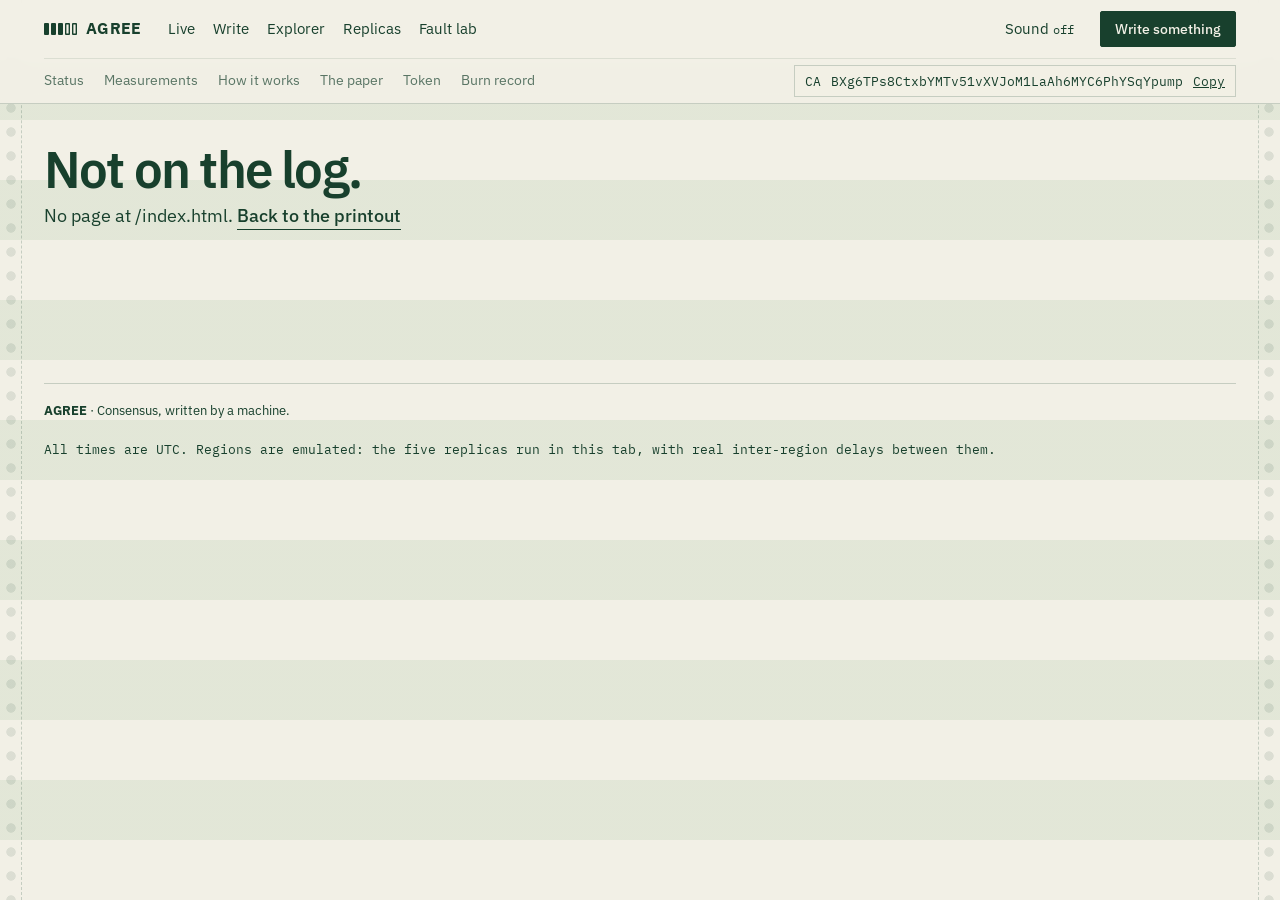
<file: index.html>
<!doctype html>
<html lang="en">
<head>
<meta charset="utf-8">
<meta name="viewport" content="width=device-width, initial-scale=1, viewport-fit=cover">
<title>AGREE · Consensus, written by a machine.</title>
<meta name="description" content="The first public network running A‑GREEMENT, the consensus protocol an AI agent designed, built and proved safe in about a day. Watch it agree, write to it, crash it.">
<meta name="theme-color" content="#F2F0E6">
<meta property="og:title" content="AGREE · Consensus, written by a machine.">
<meta property="og:description" content="The first public network running A‑GREEMENT, the consensus protocol an AI agent designed in about a day.">
<meta property="og:image" content="https://agree-net.vercel.app/og.png">
<meta property="og:type" content="website">
<meta property="og:url" content="https://agree-net.vercel.app/">
<meta name="twitter:card" content="summary_large_image">
<meta name="twitter:image" content="https://agree-net.vercel.app/og.png">
<link rel="icon" href="/favicon.svg" type="image/svg+xml">
<link rel="preload" href="/fonts/ibm-plex-sans-latin-600-normal.woff2" as="font" type="font/woff2" crossorigin>
<link rel="preload" href="/fonts/ibm-plex-mono-latin-500-normal.woff2" as="font" type="font/woff2" crossorigin>
<link rel="stylesheet" href="/css/site.css">
<style>body.is-home .feed{display:none}</style>
</head>
<body>
<div class="feed l" aria-hidden="true"></div><div class="feed r" aria-hidden="true"></div>
<div id="root"></div>
<div class="toast" id="toast" role="status" aria-live="polite"></div>
<noscript><p style="padding:40px;font-family:sans-serif">AGREE runs its network in your browser. Turn on JavaScript to see it.</p></noscript>
<script type="module" src="/js/app.js"></script>
</body>
</html>
</file>
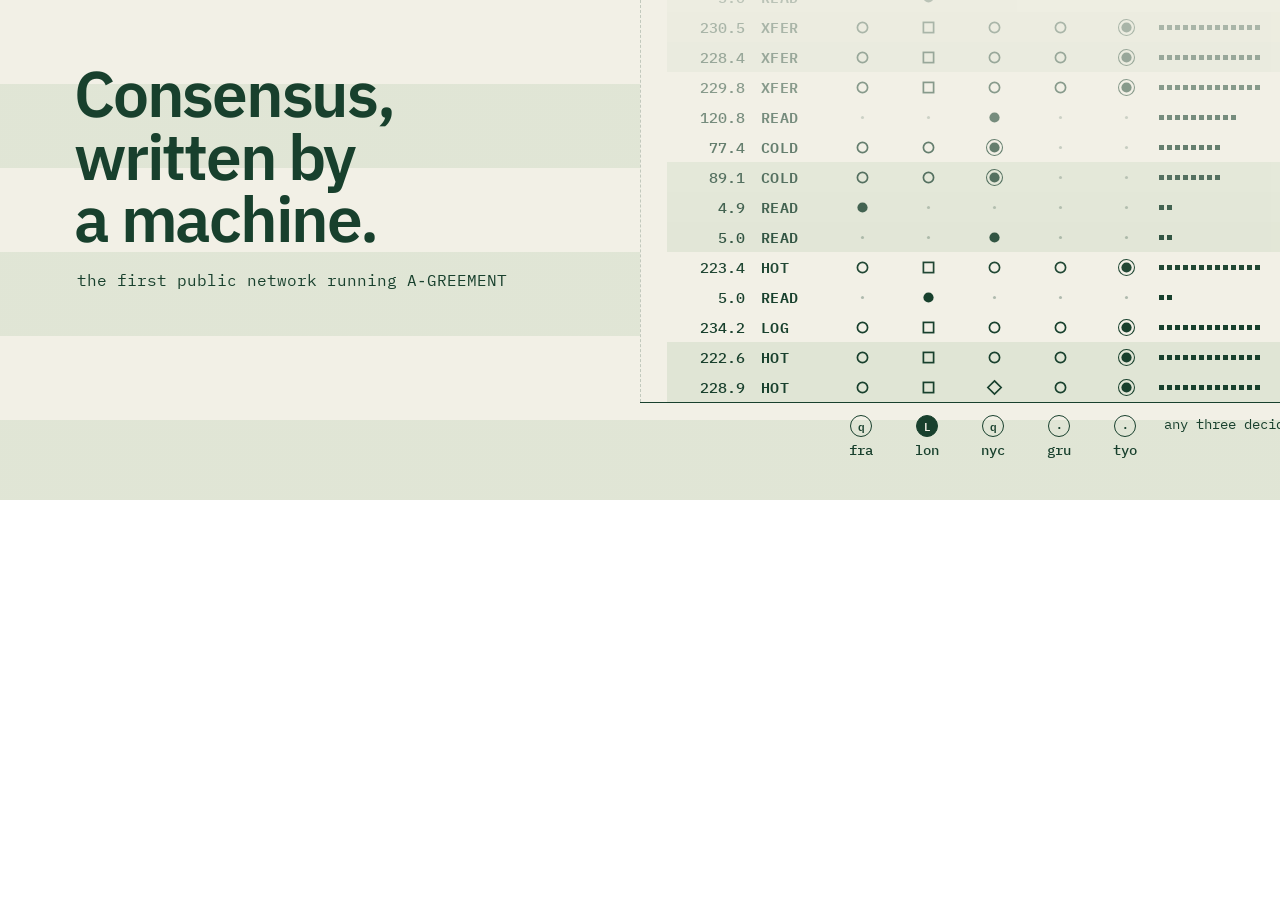
<file: brand/src/banner.html>
<!doctype html><html><head><meta charset="utf-8"><link rel="stylesheet" href="base.css">
<style>
body { width: 1500px; height: 500px; }
.sheet { width: 1500px; height: 500px; background-image: repeating-linear-gradient(to bottom, transparent 0 84px, var(--band) 84px 168px); }
h1 { position: absolute; left: 74px; top: 62px; font-size: 64px; line-height: 0.98; font-weight: 600; letter-spacing: -0.035em; }
.k { position: absolute; left: 77px; top: 268px; font-family: var(--mono); font-size: 16px; line-height: 1.6; }
.print { position: absolute; left: 640px; right: 64px; top: 0; height: 402px; overflow: hidden; background: var(--paper); border-left: 1.5px dashed rgba(24,64,45,0.22); padding-left: 26px; }
.now { position: absolute; left: 640px; right: 64px; top: 402px; border-top: 1.6px solid var(--ink); padding-left: 26px; }
.labels { display: grid; font-family: var(--mono); font-size: 14px; font-weight: 500; padding-top: 12px; }
.labels span { text-align: center; }
.labels b { display: inline-block; width: 22px; height: 22px; border-radius: 50%; border: 1.6px solid var(--ink); font-size: 11px; line-height: 19px; margin-bottom: 4px; }
.labels b.L { background: var(--ink); color: var(--paper); }
.pad { padding-left: 16px; }
.nowt { position: absolute; left: 600px; top: 384px; font-family: var(--mono); font-size: 13px; }
</style></head><body>
<div class="sheet">
  <div class="holes r"></div>
  <h1>Consensus,<br>written by<br>a machine.</h1>
  <div class="k">the first public network running A‑GREEMENT</div>
  <div class="print"><div class="rows" id="rows" style="position:absolute;bottom:0;left:26px;right:0"></div></div>
  <div class="now"><div class="labels" id="labels"></div></div>
</div>
<script type="module">
import { rowsHTML } from './rows.js';
const rows = await fetch('rows.json').then(r => r.json());
const o = { cols: '78px 84px 330px 1fr', rh: 30, fs: 15, lane: 66, g: 17, barDots: 26, dot: 5, fade: true };
document.getElementById('rows').innerHTML = rowsHTML(rows.slice(-14), o);
document.getElementById('labels').style.gridTemplateColumns = o.cols;
document.getElementById('labels').innerHTML = `<span></span><span></span><span style="display:grid;grid-template-columns:repeat(5,66px)">${['fra','lon','nyc','gru','tyo'].map((c,i)=>`<span><b class="${i===1?'L':''}">${i===1?'L':['q','','q','·','·'][i]||'q'}</b><br>${c}</span>`).join('')}</span><span style="text-align:left;padding-left:6px;font-weight:400">any three decide</span>`;
document.body.dataset.ready = 1;
</script></body></html>
</file>
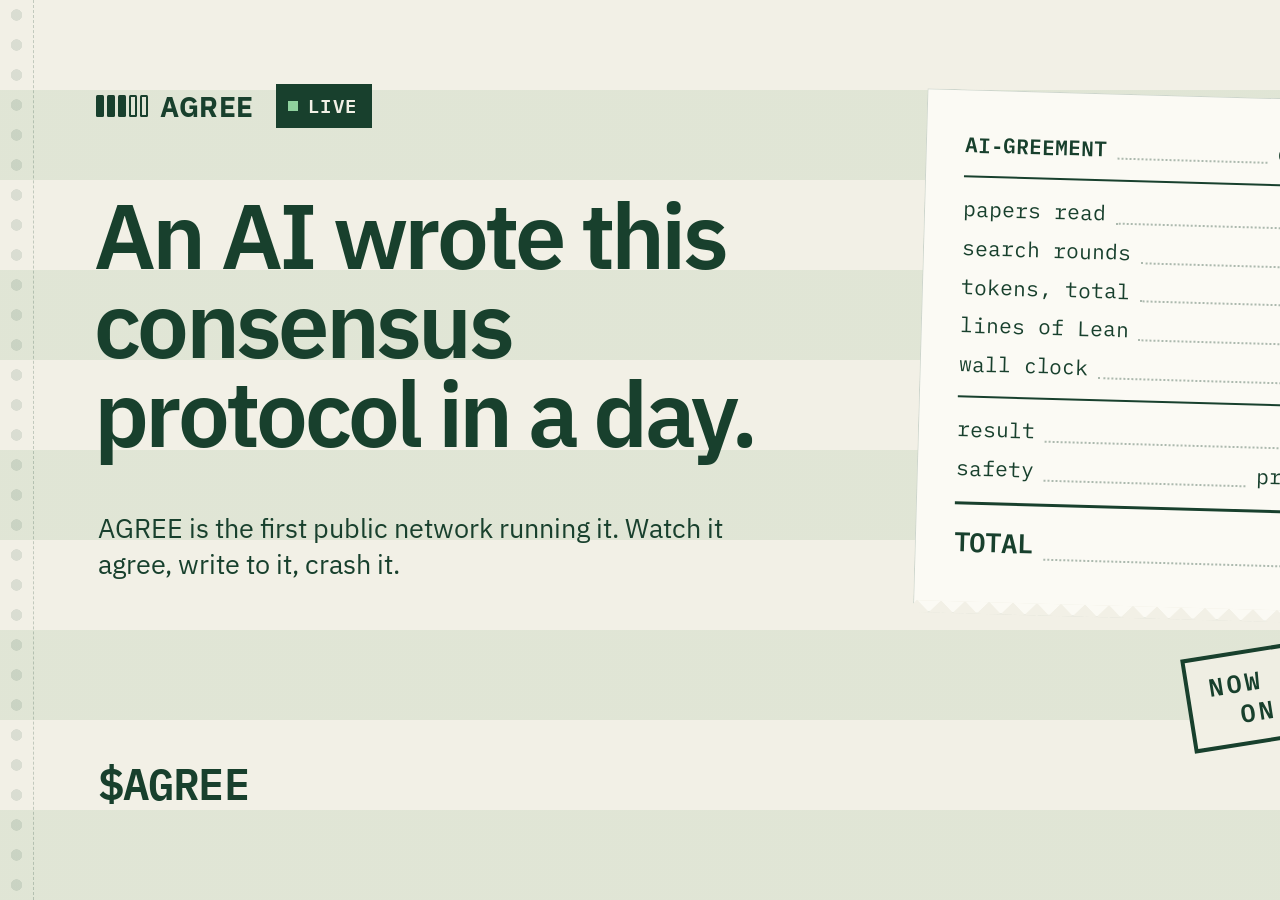
<file: brand/src/launch.html>
<!doctype html><html><head><meta charset="utf-8"><link rel="stylesheet" href="base.css">
<style>
body { width: 1600px; height: 900px; }
.sheet { width: 1600px; height: 900px; background-image: repeating-linear-gradient(to bottom, transparent 0 90px, var(--band) 90px 180px); }
.top { position: absolute; left: 96px; top: 84px; display: flex; align-items: center; gap: 22px; }
.brand { display: flex; align-items: center; gap: 12px; font-weight: 700; font-size: 28px; letter-spacing: 0.02em; }
.mk { display: flex; gap: 3px; } .mk i { width: 8px; height: 22px; background: var(--ink); border-radius: 1.5px; } .mk i.o { background: transparent; box-shadow: inset 0 0 0 2px var(--ink); }
.live { font-family: var(--mono); font-size: 19px; font-weight: 600; background: var(--ink); color: var(--paper); padding: 7px 14px 7px 12px; display: flex; align-items: center; gap: 10px; letter-spacing: 0.08em; }
.live i { width: 10px; height: 10px; background: #8FD19E; display: block; }
h1 { position: absolute; left: 94px; top: 190px; width: 760px; font-size: 92px; line-height: 0.97; font-weight: 600; letter-spacing: -0.04em; }
.sub { position: absolute; left: 98px; top: 510px; width: 640px; font-size: 27px; line-height: 1.35; }
.tick { position: absolute; left: 98px; bottom: 84px; font-family: var(--mono); font-size: 44px; font-weight: 600; letter-spacing: -0.02em; }
.slip { position: absolute; right: 120px; top: 96px; width: 560px; background: #FBFAF4; border: 1.5px solid rgba(24,64,45,0.2); padding: 34px 38px 46px; font-family: var(--mono); font-size: 21px; transform: rotate(1.6deg); box-shadow: 0 18px 40px -26px rgba(24,64,45,0.45);
  -webkit-mask: linear-gradient(#000 0 0) top/100% calc(100% - 12px) no-repeat, conic-gradient(from -45deg at bottom, #0000, #000 1deg 89deg, #0000 90deg) bottom/24px 12px repeat-x; }
.ln { display: flex; gap: 10px; line-height: 1.85; }
.ln span:nth-child(2) { flex: 1; border-bottom: 2px dotted rgba(24,64,45,0.35); transform: translateY(-8px); }
.h { font-weight: 600; }
.rule { border-top: 2px solid var(--ink); margin: 12px 0; }
.tot { font-weight: 600; font-size: 27px; border-top: 3px solid var(--ink); margin-top: 14px; padding-top: 12px; }
.stamp { position: absolute; right: 168px; top: 640px; transform: rotate(-9deg); border: 4px solid var(--ink); color: var(--ink); font-family: var(--mono); font-weight: 600; font-size: 25px; letter-spacing: 0.12em; padding: 12px 20px; text-align: center; line-height: 1.25; background: rgba(242,240,230,0.85); }
</style></head><body>
<div class="sheet">
  <div class="holes l"></div><div class="holes r"></div>
  <div class="top"><div class="brand"><span class="mk"><i></i><i></i><i></i><i class="o"></i><i class="o"></i></span>AGREE</div><div class="live"><i></i>LIVE</div></div>
  <h1>An AI wrote this consensus protocol in a day.</h1>
  <div class="sub">AGREE is the first public network running it. Watch it agree, write to it, crash it.</div>
  <div class="tick">$AGREE</div>
  <div class="slip">
    <div class="ln h"><span>AI‑GREEMENT</span><span></span><span>discovery run</span></div>
    <div class="rule"></div>
    <div class="ln"><span>papers read</span><span></span><span>22</span></div>
    <div class="ln"><span>search rounds</span><span></span><span>20</span></div>
    <div class="ln"><span>tokens, total</span><span></span><span>778.45 M</span></div>
    <div class="ln"><span>lines of Lean</span><span></span><span>~135,000</span></div>
    <div class="ln"><span>wall clock</span><span></span><span>~24 h</span></div>
    <div class="rule"></div>
    <div class="ln"><span>result</span><span></span><span>A‑GREEMENT</span></div>
    <div class="ln"><span>safety</span><span></span><span>proved in Lean</span></div>
    <div class="ln tot"><span>TOTAL</span><span></span><span>$198.69</span></div>
  </div>
  <div class="stamp">NOW RUNNING<br>ON AGREE</div>
</div>
</body></html>
</file>
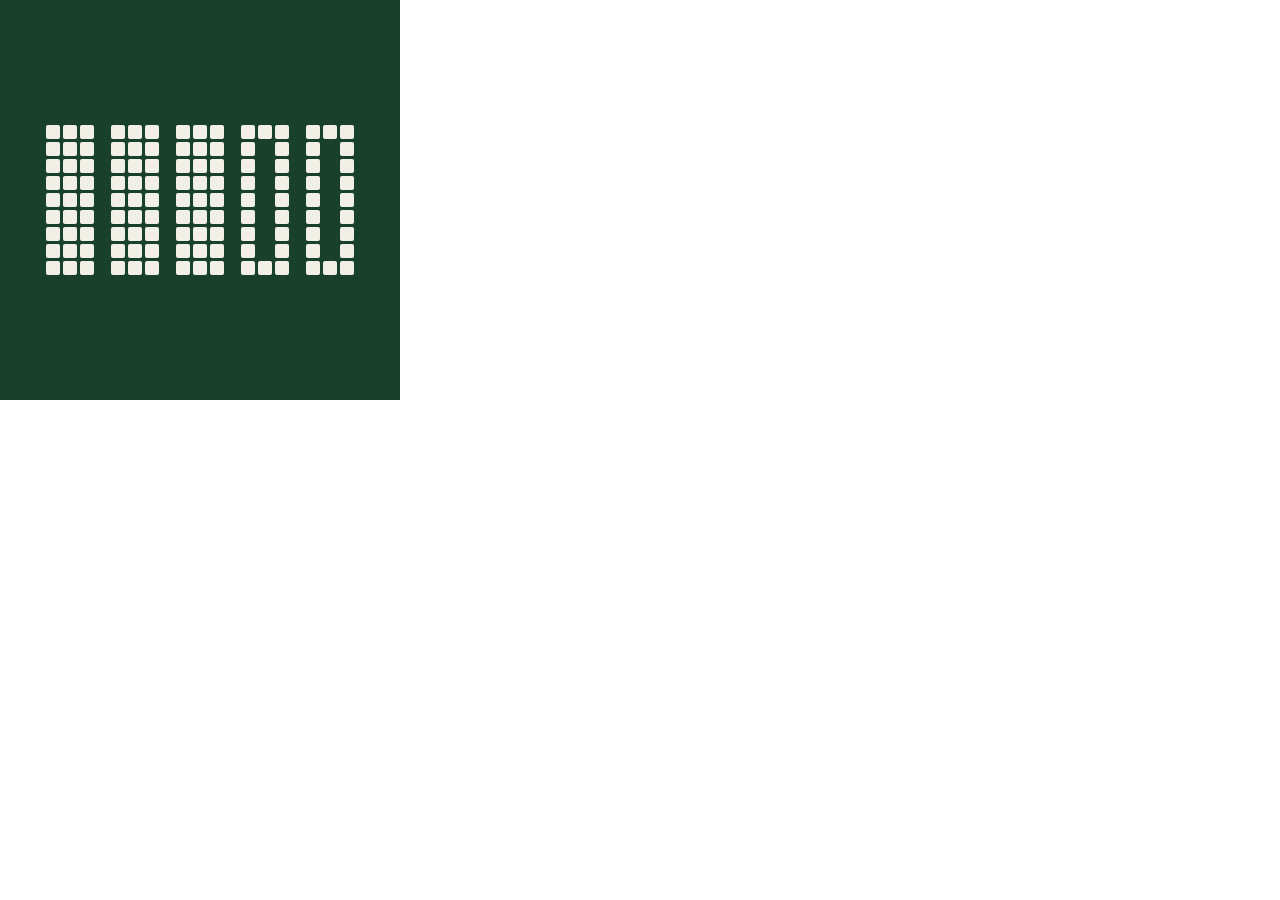
<file: brand/src/pfp.html>
<!doctype html><html><head><meta charset="utf-8"><link rel="stylesheet" href="base.css">
<style>
body { width: 400px; height: 400px; }
.sheet { width: 400px; height: 400px; display: grid; place-items: center; }
.dark { background: var(--ink); }
.mark { display: flex; gap: 17px; }
.barp { display: grid; grid-template-columns: repeat(3, 14px); grid-auto-rows: 14px; gap: 3px; }
.barp i { width: 14px; height: 14px; border-radius: 2px; }
</style></head><body>
<div class="sheet" id="s"><div class="mark" id="m"></div></div>
<script>
const dark = new URLSearchParams(location.search).get('v') !== 'light';
const fg = dark ? '#F2F0E6' : '#18402D';
document.getElementById('s').classList.toggle('dark', dark);
const m = document.getElementById('m');
for (let b = 0; b < 5; b++) {
  const bar = document.createElement('div'); bar.className = 'barp';
  for (let y = 0; y < 9; y++) for (let x = 0; x < 3; x++) {
    const i = document.createElement('i');
    const filled = b < 3;
    const edge = x === 0 || x === 2 || y === 0 || y === 8;
    i.style.background = (filled || edge) ? fg : 'transparent';
    bar.appendChild(i);
  }
  m.appendChild(bar);
}
</script></body></html>
</file>
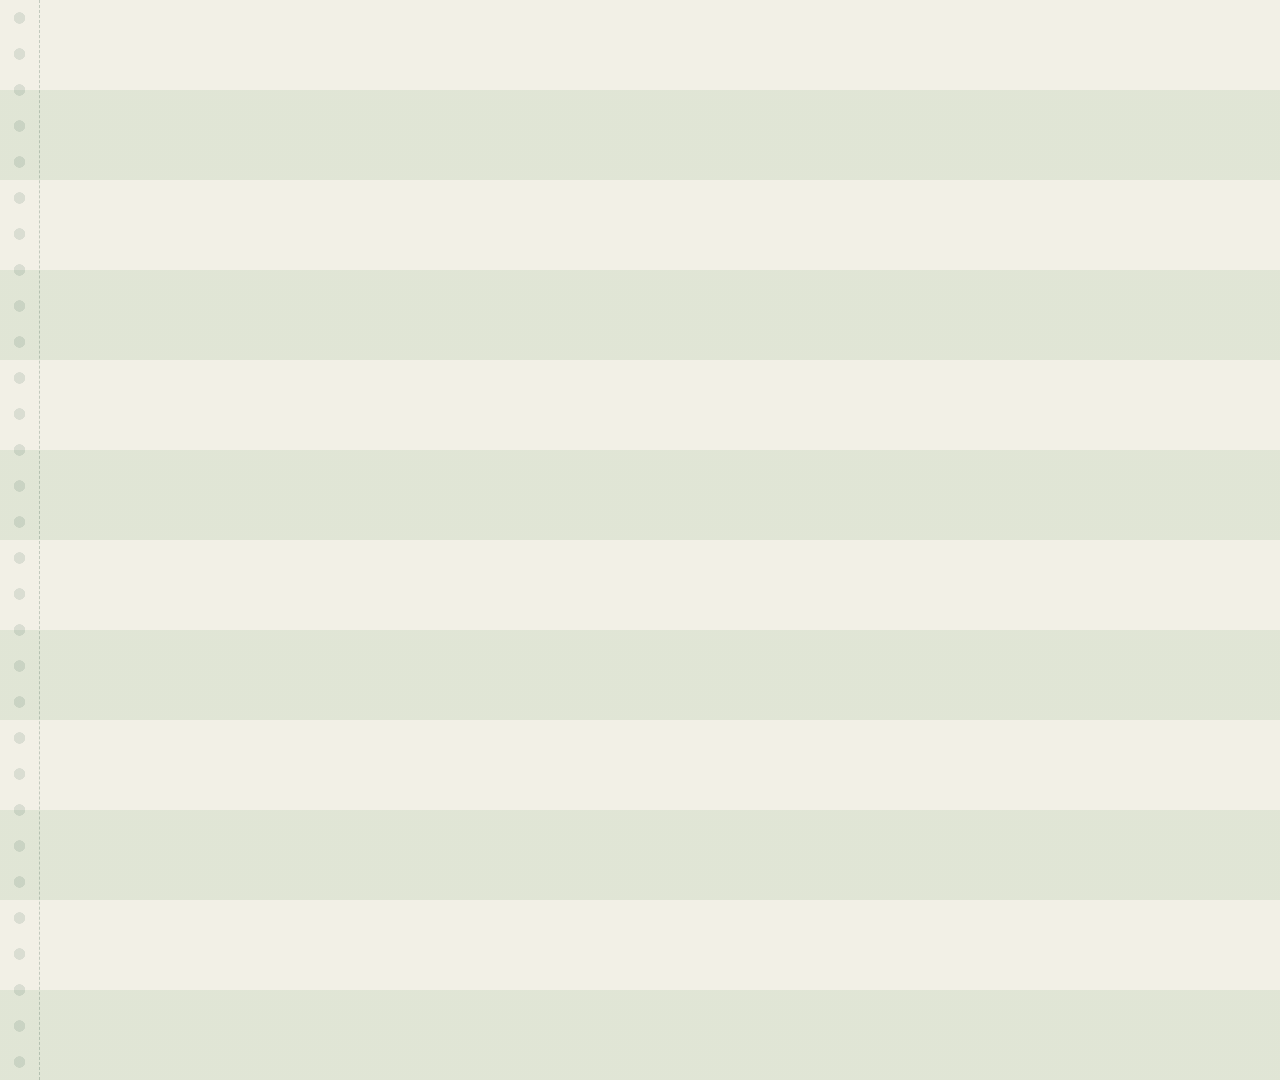
<file: brand/src/video.html>
<!doctype html><html><head><meta charset="utf-8"><link rel="stylesheet" href="base.css">
<script>window.VT = 0; performance.now = () => window.VT; window.requestAnimationFrame = () => 0;</script>
<style>
body { width: 1920px; height: 1080px; }
.sheet { width: 1920px; height: 1080px; background-image: repeating-linear-gradient(to bottom, transparent 0 90px, var(--band) 90px 180px); }
.holes { width: 40px; background-size: 100% 36px; }
.layer { position: absolute; inset: 0; opacity: 0; }
.pl { display: block; position: relative; white-space: nowrap; width: max-content; }
.pl .tx { display: inline-block; }
.pl .hd { position: absolute; top: 12%; width: 16px; height: 76%; background: var(--ink); }
/* s1 */
#s1 .lines { position: absolute; left: 150px; top: 250px; font-size: 104px; font-weight: 600; letter-spacing: -0.04em; line-height: 1.08; }
/* s2 */
#s2 .cap { position: absolute; left: 150px; top: 150px; font-size: 76px; font-weight: 600; letter-spacing: -0.035em; width: 560px; line-height: 1.02; }
#s2 .slip { position: absolute; left: 820px; top: 120px; width: 900px; background: #FBFAF4; border: 2px solid rgba(24,64,45,0.2); padding: 46px 54px 60px; font-family: var(--mono); font-size: 34px; box-shadow: 0 24px 60px -34px rgba(24,64,45,0.5); transform: rotate(1.2deg); }
.ln { display: flex; gap: 14px; line-height: 1.85; opacity: 0; }
.ln span:nth-child(2) { flex: 1; border-bottom: 3px dotted rgba(24,64,45,0.35); transform: translateY(-12px); }
.ln.h { font-weight: 600; }
.rule { border-top: 3px solid var(--ink); margin: 14px 0; opacity: 0; }
.ln.tot { font-weight: 600; font-size: 50px; border-top: 4px solid var(--ink); margin-top: 18px; padding-top: 16px; }
#s2 .stamp { position: absolute; left: 156px; top: 560px; border: 6px solid var(--ink); font-family: var(--mono); font-weight: 600; font-size: 40px; letter-spacing: 0.12em; padding: 16px 28px; text-align: center; line-height: 1.2; background: rgba(242,240,230,0.92); opacity: 0; }
/* s3/s4 */
#cv { position: absolute; left: 860px; top: 0; width: 1060px; height: 1080px; opacity: 0; }
#s3 h2, #s4 h2 { position: absolute; left: 130px; top: 230px; font-size: 118px; font-weight: 600; letter-spacing: -0.045em; line-height: 0.98; width: 700px; }
#s3 .sub { position: absolute; left: 134px; top: 530px; width: 640px; font-size: 36px; line-height: 1.35; }
#s3 .k { position: absolute; left: 134px; top: 720px; font-family: var(--mono); font-size: 27px; line-height: 1.7; }
#s4 h2 { color: var(--red); }
#s4 .ev { position: absolute; left: 134px; top: 520px; width: 680px; font-family: var(--mono); font-size: 27px; line-height: 1.5; list-style: none; }
#s4 .ev li { margin-bottom: 18px; opacity: 0; }
#s4 .ev li.f { color: var(--red); }
/* s5 */
#s5 .wrap { position: absolute; left: 0; right: 0; top: 230px; text-align: center; }
#s5 .mk { display: inline-flex; gap: 24px; }
#s5 .mk .b { display: grid; grid-template-columns: repeat(3, 20px); grid-auto-rows: 20px; gap: 5px; }
#s5 .mk i { display: block; width: 20px; height: 20px; border-radius: 3px; }
#s5 .wm { font-size: 250px; font-weight: 700; letter-spacing: -0.06em; line-height: 0.9; margin-top: 40px; }
#s5 .tg { font-size: 52px; font-weight: 500; letter-spacing: -0.02em; margin-top: 26px; }
#s5 .row { display: inline-flex; gap: 28px; align-items: center; margin-top: 46px; font-family: var(--mono); font-size: 40px; font-weight: 600; }
#s5 .live { background: var(--ink); color: var(--paper); padding: 10px 22px 10px 18px; display: inline-flex; align-items: center; gap: 14px; letter-spacing: 0.08em; font-size: 32px; }
#s5 .live i { width: 14px; height: 14px; background: #8FD19E; display: block; }
</style></head><body>
<div class="sheet">
  <div class="holes l"></div><div class="holes r"></div>
  <div class="layer" id="s1"><div class="lines">
    <span class="pl" data-a="0.35" data-d="0.85"><span class="tx">An AI agent read</span></span>
    <span class="pl" data-a="1.2" data-d="0.8"><span class="tx">22 consensus papers,</span></span>
    <span class="pl" data-a="2.1" data-d="0.8"><span class="tx">designed a protocol,</span></span>
    <span class="pl" data-a="3.0" data-d="0.45"><span class="tx">built it,</span></span>
    <span class="pl" data-a="3.6" data-d="0.75"><span class="tx">and proved it safe.</span></span>
  </div></div>
  <div class="layer" id="s2">
    <div class="cap">About 24 hours.<br>The bill:</div>
    <div class="slip" id="slip"></div>
    <div class="stamp" id="stamp">NOW RUNNING<br>ON AGREE</div>
  </div>
  <canvas id="cv"></canvas>
  <div class="layer" id="s3">
    <h2>$AGREE<br>is live.</h2>
    <div class="sub">The first public network running A‑GREEMENT.</div>
    <div class="k">five replicas · any three decide<br>every operation, printed as it's agreed</div>
  </div>
  <div class="layer" id="s4">
    <h2>Crash the<br>leader.</h2>
    <ul class="ev" id="ev"></ul>
  </div>
  <div class="layer" id="s5"><div class="wrap">
    <div class="mk" id="mk"></div>
    <div class="wm">AGREE</div>
    <div class="tg">Consensus, written by a machine.</div>
    <div class="row"><span class="live"><i></i>LIVE</span><span>$AGREE</span></div>
  </div></div>
</div>
<script type="module" src="video.js"></script>
</body></html>
</file>
<file: css/site.css>
@font-face { font-family: 'IBM Plex Sans'; font-style: normal; font-weight: 400; font-display: swap; src: url(/fonts/ibm-plex-sans-latin-400-normal.woff2) format('woff2'); }
@font-face { font-family: 'IBM Plex Sans'; font-style: normal; font-weight: 500; font-display: swap; src: url(/fonts/ibm-plex-sans-latin-500-normal.woff2) format('woff2'); }
@font-face { font-family: 'IBM Plex Sans'; font-style: normal; font-weight: 600; font-display: swap; src: url(/fonts/ibm-plex-sans-latin-600-normal.woff2) format('woff2'); }
@font-face { font-family: 'IBM Plex Sans'; font-style: normal; font-weight: 700; font-display: swap; src: url(/fonts/ibm-plex-sans-latin-700-normal.woff2) format('woff2'); }
@font-face { font-family: 'IBM Plex Sans'; font-style: italic; font-weight: 400; font-display: swap; src: url(/fonts/ibm-plex-sans-latin-400-italic.woff2) format('woff2'); }
@font-face { font-family: 'IBM Plex Mono'; font-style: normal; font-weight: 400; font-display: swap; src: url(/fonts/ibm-plex-mono-latin-400-normal.woff2) format('woff2'); }
@font-face { font-family: 'IBM Plex Mono'; font-style: normal; font-weight: 500; font-display: swap; src: url(/fonts/ibm-plex-mono-latin-500-normal.woff2) format('woff2'); }
@font-face { font-family: 'IBM Plex Mono'; font-style: normal; font-weight: 600; font-display: swap; src: url(/fonts/ibm-plex-mono-latin-600-normal.woff2) format('woff2'); }
:root {
  --paper: #F2F0E6;
  --paper-deep: #E8E6D9;
  --band: rgba(122, 168, 118, 0.13);
  --ink: #18402D;
  --ink-2: rgba(24, 64, 45, 0.70);
  --ink-3: rgba(24, 64, 45, 0.45);
  --line: rgba(24, 64, 45, 0.20);
  --line-2: rgba(24, 64, 45, 0.10);
  --red: #C23B22;
  --sans: 'IBM Plex Sans', system-ui, -apple-system, 'Segoe UI', sans-serif;
  --mono: 'IBM Plex Mono', ui-monospace, 'SFMono-Regular', Menlo, monospace;
  --hole: 22px;
}
* { box-sizing: border-box; }
html { -webkit-text-size-adjust: 100%; scroll-behavior: smooth; }
body {
  margin: 0; color: var(--ink); font-family: var(--sans); font-size: 17px; line-height: 1.45;
  background-color: var(--paper);
  background-image:
    repeating-linear-gradient(to bottom, transparent 0 60px, var(--band) 60px 120px);
  -webkit-font-smoothing: antialiased;
  min-height: 100vh;
}
a { color: inherit; }
button { font: inherit; color: inherit; }
::selection { background: var(--ink); color: var(--paper); }

/* tractor-feed strips */
.feed { position: fixed; top: 0; bottom: 0; width: var(--hole); z-index: 1; pointer-events: none;
  background-image: radial-gradient(circle at 50% 50%, rgba(24,64,45,0.10) 0 4.4px, transparent 5px);
  background-size: 100% 24px; }
.feed::after { content: ''; position: absolute; top: 0; bottom: 0; width: 0; border-left: 1px dashed var(--line); }
.feed.l { left: 0; } .feed.l::after { right: 0; }
.feed.r { right: 0; } .feed.r::after { left: 0; }

.mono { font-family: var(--mono); }
.red { color: var(--red); }
.muted { color: var(--ink-2); }
.faint { color: var(--ink-3); }

/* ---------- headers ---------- */
.hdr { position: fixed; z-index: 30; top: 0; left: 0; width: 40%; min-width: max-content; padding: 18px 22px 16px 40px; background: linear-gradient(var(--paper) 72%, rgba(242,240,230,0)); display: flex; align-items: center; gap: 22px; pointer-events: none; }
.hdr > * { pointer-events: auto; }
.brand { display: inline-flex; align-items: center; gap: 9px; text-decoration: none; font-weight: 700; letter-spacing: 0.02em; font-size: 16px; }
.mark { display: inline-flex; gap: 2px; }
.mark i { width: 5px; height: 12px; border-radius: 1px; background: var(--ink); display: block; }
.mark i.o { background: transparent; box-shadow: inset 0 0 0 1.4px var(--ink); }
.nav { display: flex; gap: 18px; flex-wrap: wrap; align-items: center; }
.hdr .nav { flex-wrap: nowrap; white-space: nowrap; }
.nav a, .nav button { text-decoration: none; background: none; border: 0; padding: 0; cursor: pointer; font-size: 15px; }
.nav a:hover, .nav button:hover { text-decoration: underline; text-underline-offset: 4px; }
.snd small { font-family: var(--mono); font-size: 12px; margin-left: 4px; }

.ihdr { position: sticky; top: 0; z-index: 30; background: color-mix(in srgb, var(--paper) 92%, transparent); backdrop-filter: blur(6px); border-bottom: 1px solid var(--line); padding: 0 calc(var(--hole) + 22px); }
.ihdr .row1 { display: flex; align-items: center; gap: 26px; height: 58px; }
.ihdr .row2 { display: flex; align-items: center; gap: 20px; min-height: 40px; border-top: 1px solid var(--line-2); font-size: 13.5px; flex-wrap: wrap; padding: 6px 0; }
.ihdr .row2 a { text-decoration: none; color: var(--ink-2); }
.ihdr .row2 a:hover, .ihdr .row2 a.on { color: var(--ink); text-decoration: underline; text-underline-offset: 4px; }
.ihdr .nav a.on { text-decoration: underline; text-underline-offset: 6px; text-decoration-thickness: 2px; }
.ihdr .sp { flex: 1; }
.btn { display: inline-flex; align-items: center; justify-content: center; gap: 8px; height: 46px; padding: 0 22px; background: var(--ink); color: var(--paper); text-decoration: none; border: 1px solid var(--ink); font-weight: 600; font-size: 16px; cursor: pointer; border-radius: 2px; }
.btn:hover { background: #10301f; }
.btn.sm { height: 36px; padding: 0 14px; font-size: 14px; font-weight: 500; }
.btn.ghost { background: transparent; color: var(--ink); }
.btn.ghost:hover { background: rgba(24,64,45,0.06); }
.btn.redb { background: var(--red); border-color: var(--red); }
.btn.redb:hover { background: #a83019; }
.btn[disabled] { opacity: 0.45; cursor: default; }
.link { text-decoration: none; border-bottom: 1.5px solid var(--ink); padding-bottom: 2px; font-weight: 500; }
.link:hover { border-bottom-width: 3px; }
.ca { font-family: var(--mono); font-size: 12.5px; display: inline-flex; gap: 10px; align-items: center; border: 1px solid var(--line); padding: 6px 10px; background: rgba(242,240,230,0.7); max-width: 100%; }
.ca span { overflow: hidden; text-overflow: ellipsis; white-space: nowrap; }
.ca button { background: none; border: 0; padding: 0; cursor: pointer; text-decoration: underline; font-family: var(--mono); font-size: 12.5px; }

/* ---------- home ---------- */
.home { display: grid; grid-template-columns: minmax(360px, 40%) 1fr; padding-left: 40px; }
.home .text { position: relative; z-index: 2; }
.home .stage { position: sticky; top: 0; height: 100vh; height: 100svh; align-self: start; }
.home .stage canvas { position: absolute; inset: 0; width: 100%; height: 100%; display: block; }
.sec { min-height: 100vh; min-height: 100svh; display: flex; flex-direction: column; justify-content: center; padding: 110px 28px 110px 0; }
.sec h1, .sec h2 { font-weight: 600; letter-spacing: -0.035em; line-height: 0.98; margin: 0 0 18px; }
.sec h1 { font-size: clamp(44px, 5.6vw, 84px); }
.sec h2 { font-size: clamp(38px, 4.4vw, 64px); }
.sec p { margin: 0 0 16px; max-width: 30em; }
.sec .lede { font-size: 18px; }
.big { font-family: var(--sans); font-variant-numeric: tabular-nums; font-weight: 500; letter-spacing: -0.045em; line-height: 0.9; font-size: clamp(76px, 9vw, 138px); display: flex; align-items: baseline; gap: 12px; margin: 18px 0 8px; }
.big small { font-family: var(--sans); font-size: 17px; letter-spacing: 0; font-weight: 400; }
.sub { font-family: var(--mono); font-size: 13px; line-height: 1.6; color: var(--ink); }
.sub b { font-weight: 600; }
.ctas { display: flex; gap: 26px; align-items: center; margin-top: 26px; flex-wrap: wrap; }
.stats3 { display: grid; grid-template-columns: auto 1fr; gap: 2px 14px; align-items: baseline; margin: 18px 0 14px; }
.stats3 .k { font-family: var(--mono); font-size: 13px; }
.stats3 .v { font-family: var(--mono); font-size: clamp(38px, 4vw, 54px); letter-spacing: -0.03em; line-height: 1.05; }
.stats3 .v small { font-size: 14px; letter-spacing: 0; margin-left: 4px; }
.legend { list-style: none; padding: 0; margin: 14px 0 0; font-family: var(--mono); font-size: 12.5px; display: grid; gap: 7px; }
.legend li { display: flex; align-items: center; gap: 10px; }
.legend svg { flex: none; }
.faultbtns { display: flex; flex-wrap: wrap; gap: 10px; margin: 18px 0 10px; }
.flog { font-family: var(--mono); font-size: 12.5px; list-style: none; padding: 0; margin: 12px 0 0; display: grid; gap: 4px; max-width: 34em; }
.flog li { display: grid; grid-template-columns: 78px 1fr; gap: 8px; }
.flog .fault { color: var(--red); }
.receipt-note { font-family: var(--mono); font-size: 12.5px; }

.ind { position: fixed; z-index: 25; right: calc(var(--hole) + 26px); bottom: 20px; display: flex; gap: 14px; align-items: center; font-family: var(--mono); font-size: 13px; background: color-mix(in srgb, var(--paper) 80%, transparent); padding: 4px 6px; }
.ind .dash { display: flex; gap: 4px; }
.ind .dash button { width: 16px; height: 9px; border: 0; padding: 0; background: none; cursor: pointer; position: relative; }
.ind .dash button::after { content: ''; position: absolute; left: 0; right: 0; top: 4px; height: 1.5px; background: var(--ink-3); }
.ind .dash button.on::after { top: 1px; height: 7px; background: var(--ink); }
.cabox { position: fixed; z-index: 25; left: calc(var(--hole) + 22px); bottom: 20px; transition: opacity .3s; }

.foot { border-top: 1px solid var(--ink); margin: 0 calc(var(--hole) + 22px); padding: 52px 0 26px; position: relative; z-index: 3; background: transparent; }
.foot .cols { display: grid; grid-template-columns: 1.2fr 1fr; gap: 40px; }
.foot .tok { max-width: 34em; font-size: 16.5px; }
.foot .links { display: grid; grid-template-columns: 1fr 1fr; gap: 12px 30px; align-content: start; }
.foot .links a { text-decoration: none; }
.foot .links a:hover { text-decoration: underline; text-underline-offset: 4px; }
.wordmark { font-weight: 700; letter-spacing: -0.06em; line-height: 0.8; font-size: 30.5vw; margin: 60px 0 22px -0.04em; white-space: nowrap; overflow: hidden; }
.fine { font-family: var(--mono); font-size: 12.5px; line-height: 1.6; }

/* ---------- inner pages ---------- */
.page { padding: 34px calc(var(--hole) + 22px) 80px; position: relative; z-index: 2; max-width: 1360px; }
.page h1 { font-size: clamp(36px, 4vw, 54px); font-weight: 600; letter-spacing: -0.035em; margin: 6px 0 8px; line-height: 1; }
.page h2 { font-size: 24px; font-weight: 600; letter-spacing: -0.02em; margin: 44px 0 12px; }
.page h3 { font-size: 18px; font-weight: 600; margin: 26px 0 8px; }
.page p { max-width: 46em; margin: 0 0 14px; }
.page .intro { font-size: 18px; color: var(--ink); max-width: 44em; }
.page ul.plain { max-width: 46em; padding-left: 20px; margin: 0 0 14px; }
.page ul.plain li { margin-bottom: 6px; }
.toprow { display: flex; justify-content: space-between; align-items: flex-end; gap: 20px; flex-wrap: wrap; }
.livepill { font-family: var(--mono); font-size: 14px; display: inline-flex; gap: 8px; align-items: center; }
.livepill i { width: 8px; height: 8px; background: var(--ink); display: inline-block; animation: blink 1.2s steps(2) infinite; }
@keyframes blink { 50% { opacity: 0.2; } }
.grid-live { display: grid; grid-template-columns: 300px 1fr; gap: 34px; align-items: end; margin-top: 26px; }
.bignum { font-family: var(--mono); font-size: 86px; letter-spacing: -0.04em; line-height: 0.95; font-weight: 500; }
.cards { display: grid; grid-template-columns: repeat(auto-fit, minmax(150px, 1fr)); gap: 0; border-top: 1px solid var(--line); margin-top: 18px; }
.card { padding: 12px 16px 12px 0; border-right: 1px solid var(--line); margin-right: 16px; }
.card:last-child { border-right: 0; }
.card .k { font-size: 13px; color: var(--ink-2); }
.card .v { font-family: var(--mono); font-size: 22px; margin-top: 4px; }
.card .v small { font-size: 13px; }
.box { border: 1px solid var(--line); background: rgba(242,240,230,0.55); position: relative; }
.box canvas { display: block; width: 100%; }
table.t { width: 100%; border-collapse: collapse; font-size: 14px; }
table.t th { text-align: left; font-weight: 500; font-size: 13px; color: var(--ink-2); padding: 8px 10px 8px 0; border-bottom: 1px solid var(--ink); white-space: nowrap; }
table.t td { padding: 7px 10px 7px 0; border-bottom: 1px solid var(--line); font-family: var(--mono); font-size: 13.5px; vertical-align: middle; white-space: nowrap; }
table.t td.sans { font-family: var(--sans); white-space: normal; }
table.t tr.mine td { background: rgba(24,64,45,0.07); }
table.t tr.bad td { color: var(--red); }
table.t a { text-decoration: underline; text-underline-offset: 3px; }
.tw { overflow-x: auto; }
.glyphs { display: inline-flex; gap: 5px; vertical-align: middle; }
.glyphs svg { display: block; }
.chips { display: flex; gap: 8px; flex-wrap: wrap; margin: 12px 0; }
.chip { border: 1px solid var(--line); background: none; padding: 5px 11px; font-size: 13.5px; cursor: pointer; border-radius: 2px; }
.chip.on { background: var(--ink); color: var(--paper); border-color: var(--ink); }
.field { display: grid; gap: 6px; margin-bottom: 14px; }
.field label { font-size: 13.5px; color: var(--ink-2); }
.field input, .field select { font-family: var(--mono); font-size: 15px; padding: 10px 0; border: 0; border-bottom: 1.5px solid var(--ink); background: transparent; color: var(--ink); outline: none; border-radius: 0; width: 100%; }
.field input:focus { border-bottom-width: 3px; padding-bottom: 8.5px; }
.inline { display: flex; gap: 14px; align-items: flex-end; flex-wrap: wrap; }
.inline .field { flex: 1; min-width: 160px; }
.panels { display: grid; grid-template-columns: repeat(auto-fit, minmax(300px, 1fr)); gap: 22px; margin-top: 22px; }
.panel { border: 1px solid var(--line); padding: 18px 20px 20px; background: rgba(242,240,230,0.6); }
.panel h3 { margin-top: 0; }
.kv { display: grid; grid-template-columns: auto 1fr; gap: 6px 18px; font-size: 14px; }
.kv dt { color: var(--ink-2); }
.kv dd { margin: 0; font-family: var(--mono); overflow-wrap: anywhere; }
.addr { font-family: var(--mono); font-size: 14px; overflow-wrap: anywhere; }
.result { font-family: var(--mono); font-size: 13px; padding: 10px 0; border-bottom: 1px solid var(--line); display: grid; grid-template-columns: 1fr auto; gap: 4px 14px; }
.result .what { font-family: var(--sans); font-size: 14.5px; }
.empty { color: var(--ink-2); font-size: 15px; padding: 18px 0; }
.note { font-size: 14px; color: var(--ink-2); max-width: 46em; }
.two { display: grid; grid-template-columns: 1fr 1fr; gap: 40px; }
.steps { counter-reset: s; list-style: none; padding: 0; max-width: 46em; }
.steps li { counter-increment: s; position: relative; padding-left: 40px; margin-bottom: 14px; }
.steps li::before { content: counter(s, decimal-leading-zero); position: absolute; left: 0; top: 1px; font-family: var(--mono); font-size: 13px; }
blockquote { margin: 18px 0; padding-left: 18px; border-left: 3px solid var(--ink); font-size: 19px; max-width: 34em; }
.slip { font-family: var(--mono); font-size: 13.5px; max-width: 460px; background: #FBFAF4; border: 1px solid var(--line); padding: 20px 22px; box-shadow: 0 1px 0 var(--line); }
.slip .ln { display: flex; gap: 8px; }
.slip .ln span:nth-child(2) { flex: 1; border-bottom: 1px dotted var(--ink-3); transform: translateY(-4px); }
.slip .tot { border-top: 1.5px solid var(--ink); margin-top: 10px; padding-top: 10px; font-weight: 600; font-size: 15px; }
.pfoot { margin: 60px calc(var(--hole) + 22px) 0; border-top: 1px solid var(--line); padding: 18px 0 30px; display: flex; justify-content: space-between; gap: 20px; flex-wrap: wrap; font-size: 13px; }
.toast { position: fixed; left: 50%; bottom: 24px; transform: translateX(-50%); background: var(--ink); color: var(--paper); font-family: var(--mono); font-size: 13px; padding: 9px 14px; z-index: 60; opacity: 0; transition: opacity .25s; pointer-events: none; }
.toast.on { opacity: 1; }

/* ---------- small screens ---------- */
@media (max-width: 900px) {
  :root { --hole: 0px; }
  .feed { display: none; }
  body { font-size: 16px; }
  .hdr { padding: 14px 16px 14px; width: 100%; min-width: 0; background: var(--paper); border-bottom: 1px solid var(--line); position: sticky; }
  .hdr .nav { gap: 14px; }
  .hdr .nav .hide-s { display: none; }
  .home { grid-template-columns: 1fr; padding-left: 0; }
  .home .stage { position: sticky; top: 53px; height: 44vh; height: 44svh; margin: 0; z-index: 10; order: -1; border-bottom: 1px solid var(--line); background: var(--paper); }
  .home .text { padding: 0 18px; }
  .sec { min-height: 72vh; padding: 46px 0 60px; justify-content: flex-start; }
  .sec h1 { font-size: 46px; }
  .sec h2 { font-size: 40px; }
  .big { font-size: 72px; }
  .ind { right: 12px; bottom: 12px; font-size: 12px; }
  .ind .name { display: none; }
  .cabox { left: 12px; bottom: 12px; right: 110px; }
  .foot { margin: 0 18px; }
  .foot .cols { grid-template-columns: 1fr; }
  .ihdr { padding: 0 16px; }
  .ihdr .row1 { gap: 14px; height: auto; padding: 12px 0; flex-wrap: wrap; }
  .ihdr .row1 .sp, .ihdr .row1 .hide-s { display: none; }
  .page { padding: 24px 16px 60px; }
  .grid-live { grid-template-columns: 1fr; }
  .two { grid-template-columns: 1fr; }
  .bignum { font-size: 64px; }
  .pfoot { margin: 40px 16px 0; }
}
</file>
<file: brand/src/base.css>
@font-face { font-family: 'IBM Plex Sans'; font-weight: 400; src: url(/fonts/ibm-plex-sans-latin-400-normal.woff2) format('woff2'); }
@font-face { font-family: 'IBM Plex Sans'; font-weight: 500; src: url(/fonts/ibm-plex-sans-latin-500-normal.woff2) format('woff2'); }
@font-face { font-family: 'IBM Plex Sans'; font-weight: 600; src: url(/fonts/ibm-plex-sans-latin-600-normal.woff2) format('woff2'); }
@font-face { font-family: 'IBM Plex Sans'; font-weight: 700; src: url(/fonts/ibm-plex-sans-latin-700-normal.woff2) format('woff2'); }
@font-face { font-family: 'IBM Plex Mono'; font-weight: 400; src: url(/fonts/ibm-plex-mono-latin-400-normal.woff2) format('woff2'); }
@font-face { font-family: 'IBM Plex Mono'; font-weight: 500; src: url(/fonts/ibm-plex-mono-latin-500-normal.woff2) format('woff2'); }
@font-face { font-family: 'IBM Plex Mono'; font-weight: 600; src: url(/fonts/ibm-plex-mono-latin-600-normal.woff2) format('woff2'); }
:root { --paper: #F2F0E6; --band: rgba(122,168,118,0.15); --ink: #18402D; --red: #C23B22; --sans: 'IBM Plex Sans', sans-serif; --mono: 'IBM Plex Mono', monospace; }
* { box-sizing: border-box; margin: 0; padding: 0; }
html, body { overflow: hidden; }
body { color: var(--ink); font-family: var(--sans); -webkit-font-smoothing: antialiased; }
.sheet { position: relative; overflow: hidden; background-color: var(--paper); }
.holes { position: absolute; top: 0; bottom: 0; width: 34px; background-image: radial-gradient(circle at 50% 50%, rgba(24,64,45,0.11) 0 5.5px, transparent 6px); background-size: 100% 30px; }
.holes.l { left: 0; border-right: 1.5px dashed rgba(24,64,45,0.22); }
.holes.r { right: 0; border-left: 1.5px dashed rgba(24,64,45,0.22); }
.rows { font-family: var(--mono); }
.row { display: grid; align-items: center; }
.row .ms { text-align: right; font-weight: 500; }
.row .tag { font-weight: 600; letter-spacing: 0.02em; padding-left: 16px; }
.row .lanes { display: grid; justify-items: center; }
.bar { display: flex; gap: 3px; }
.bar i { display: block; background: var(--ink); }
</file>
